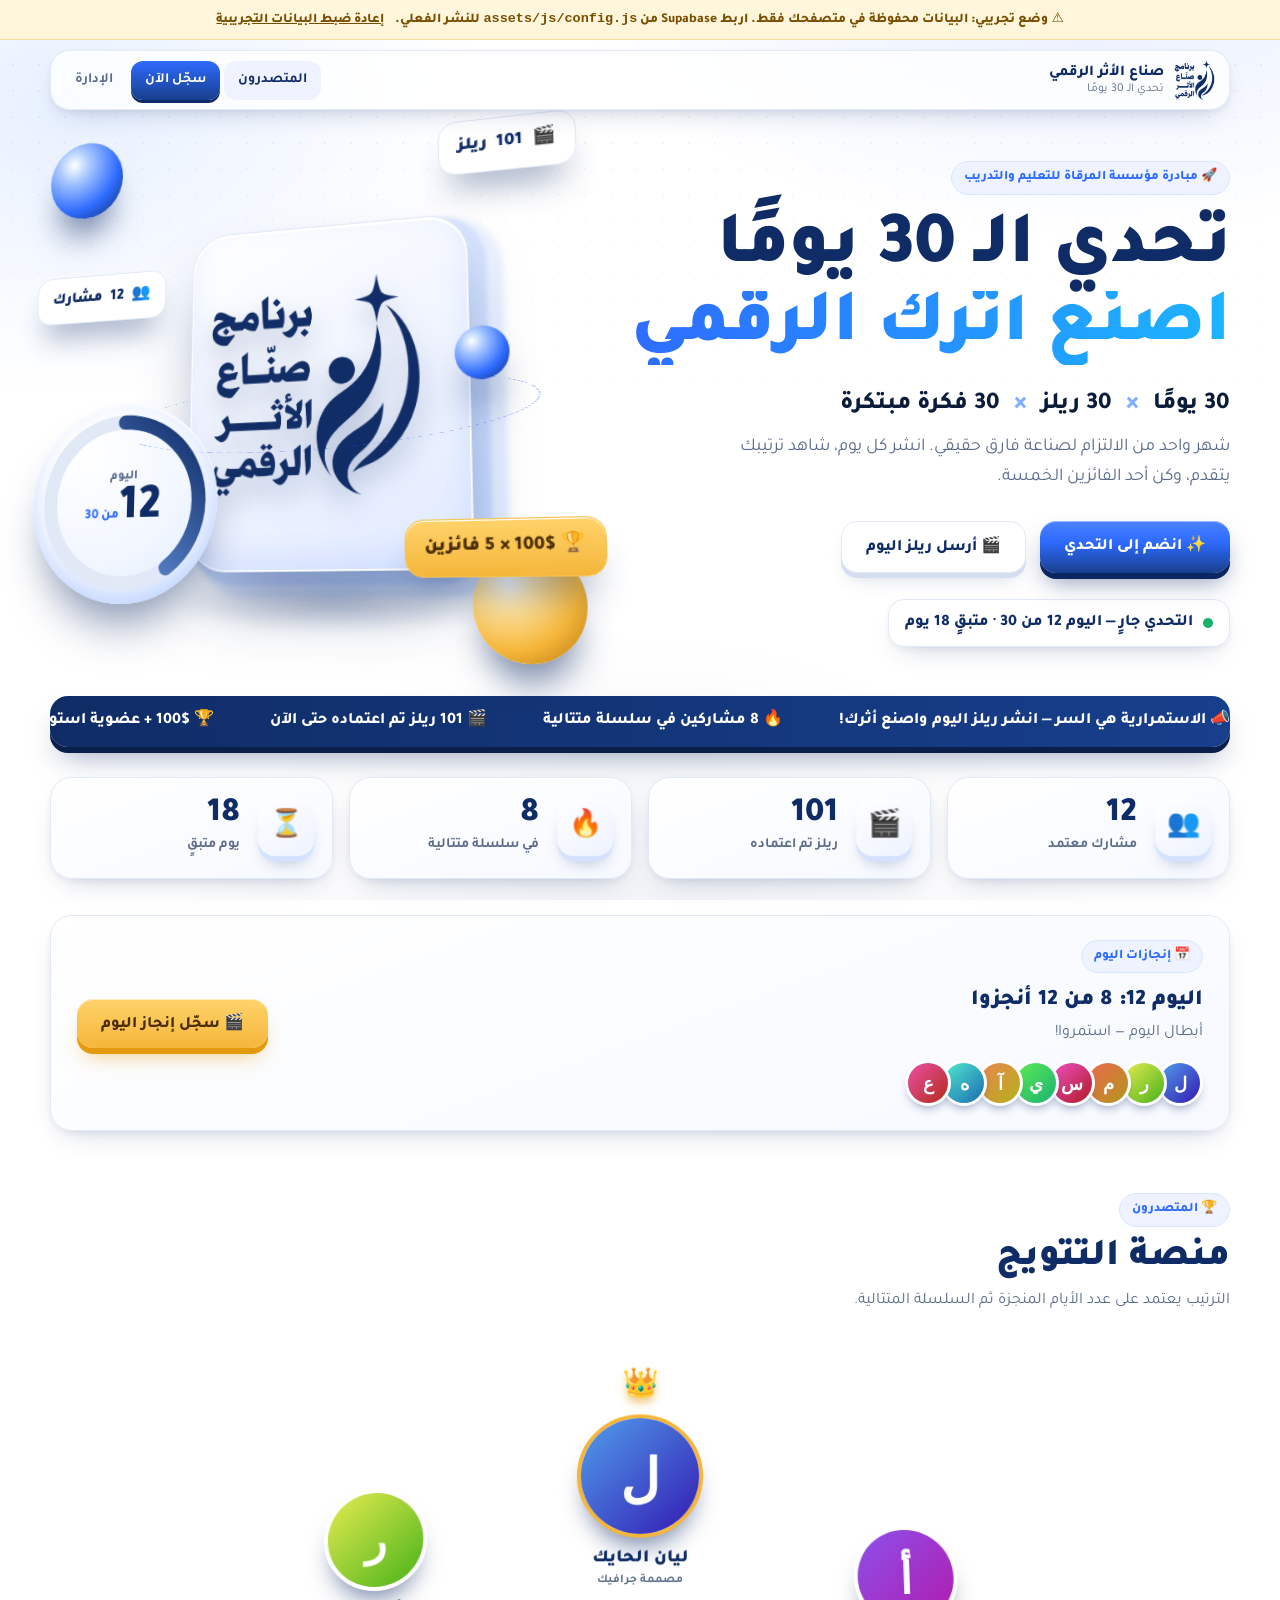
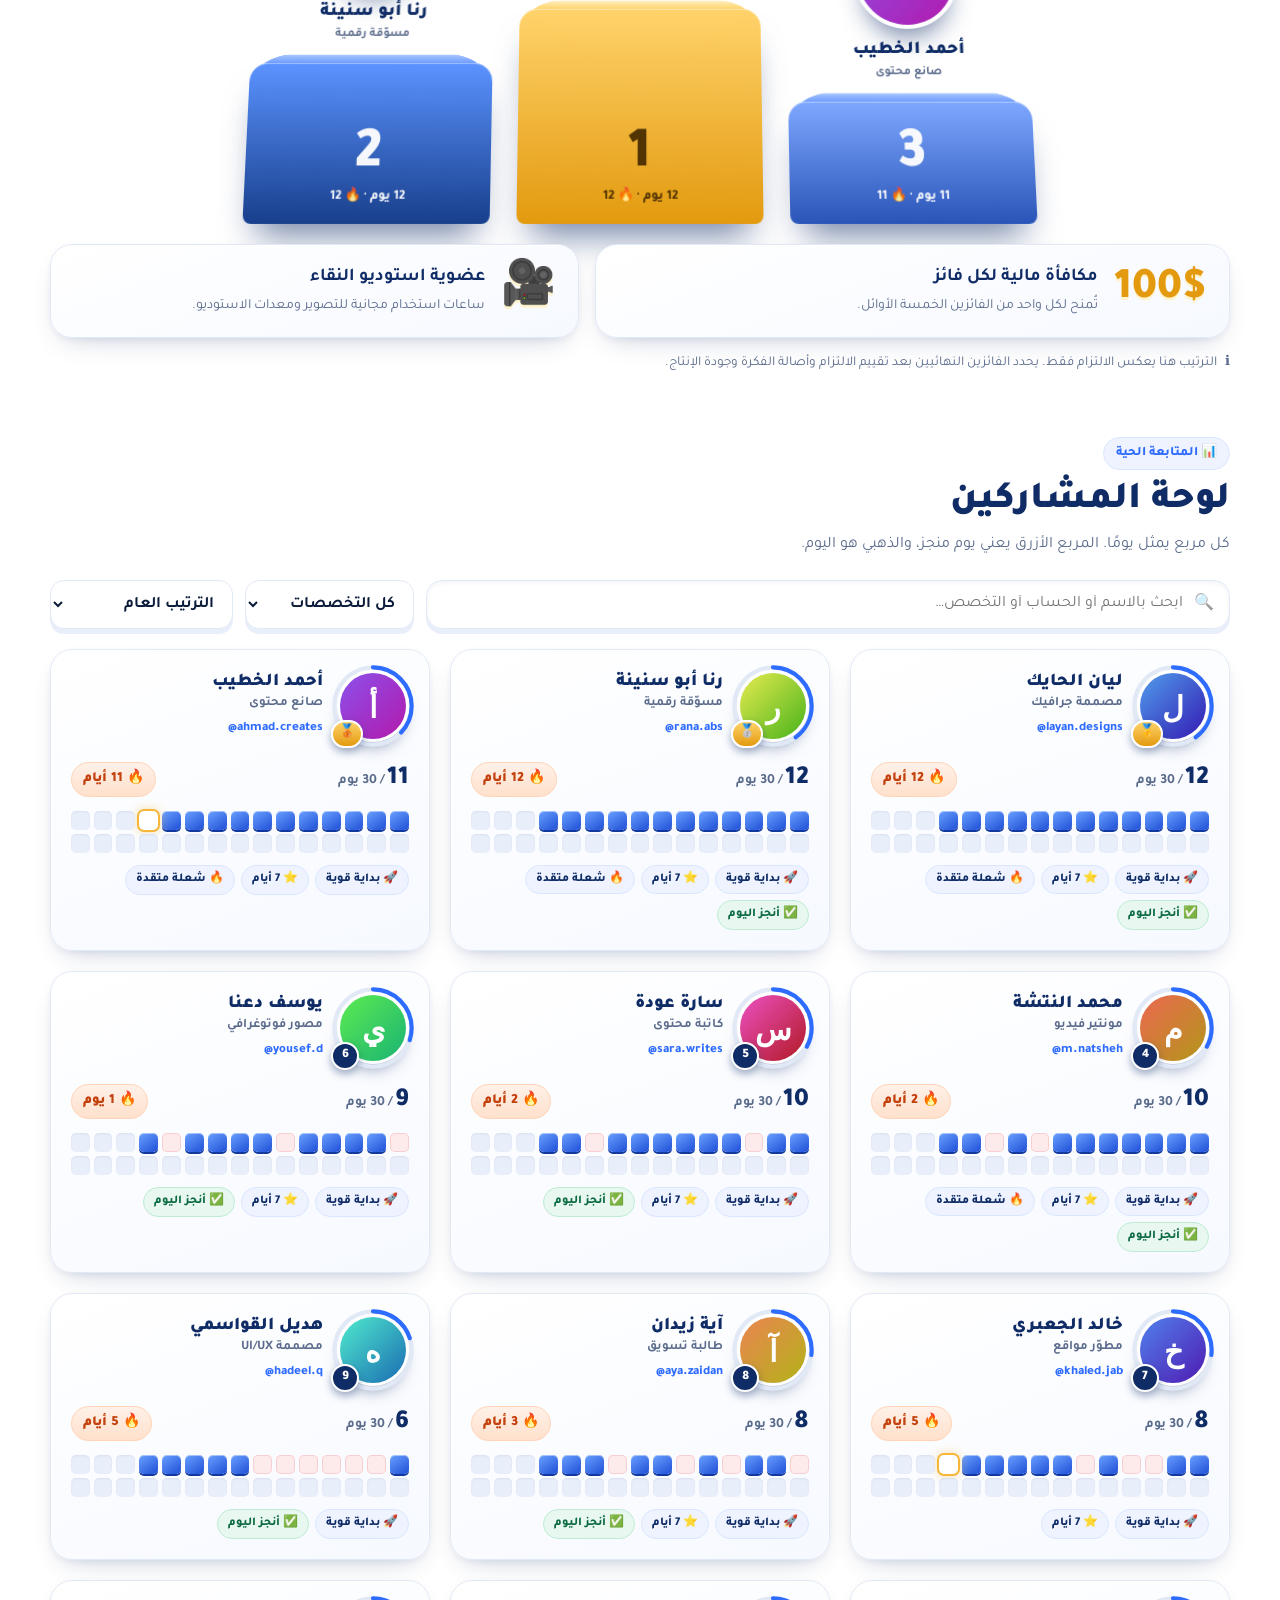
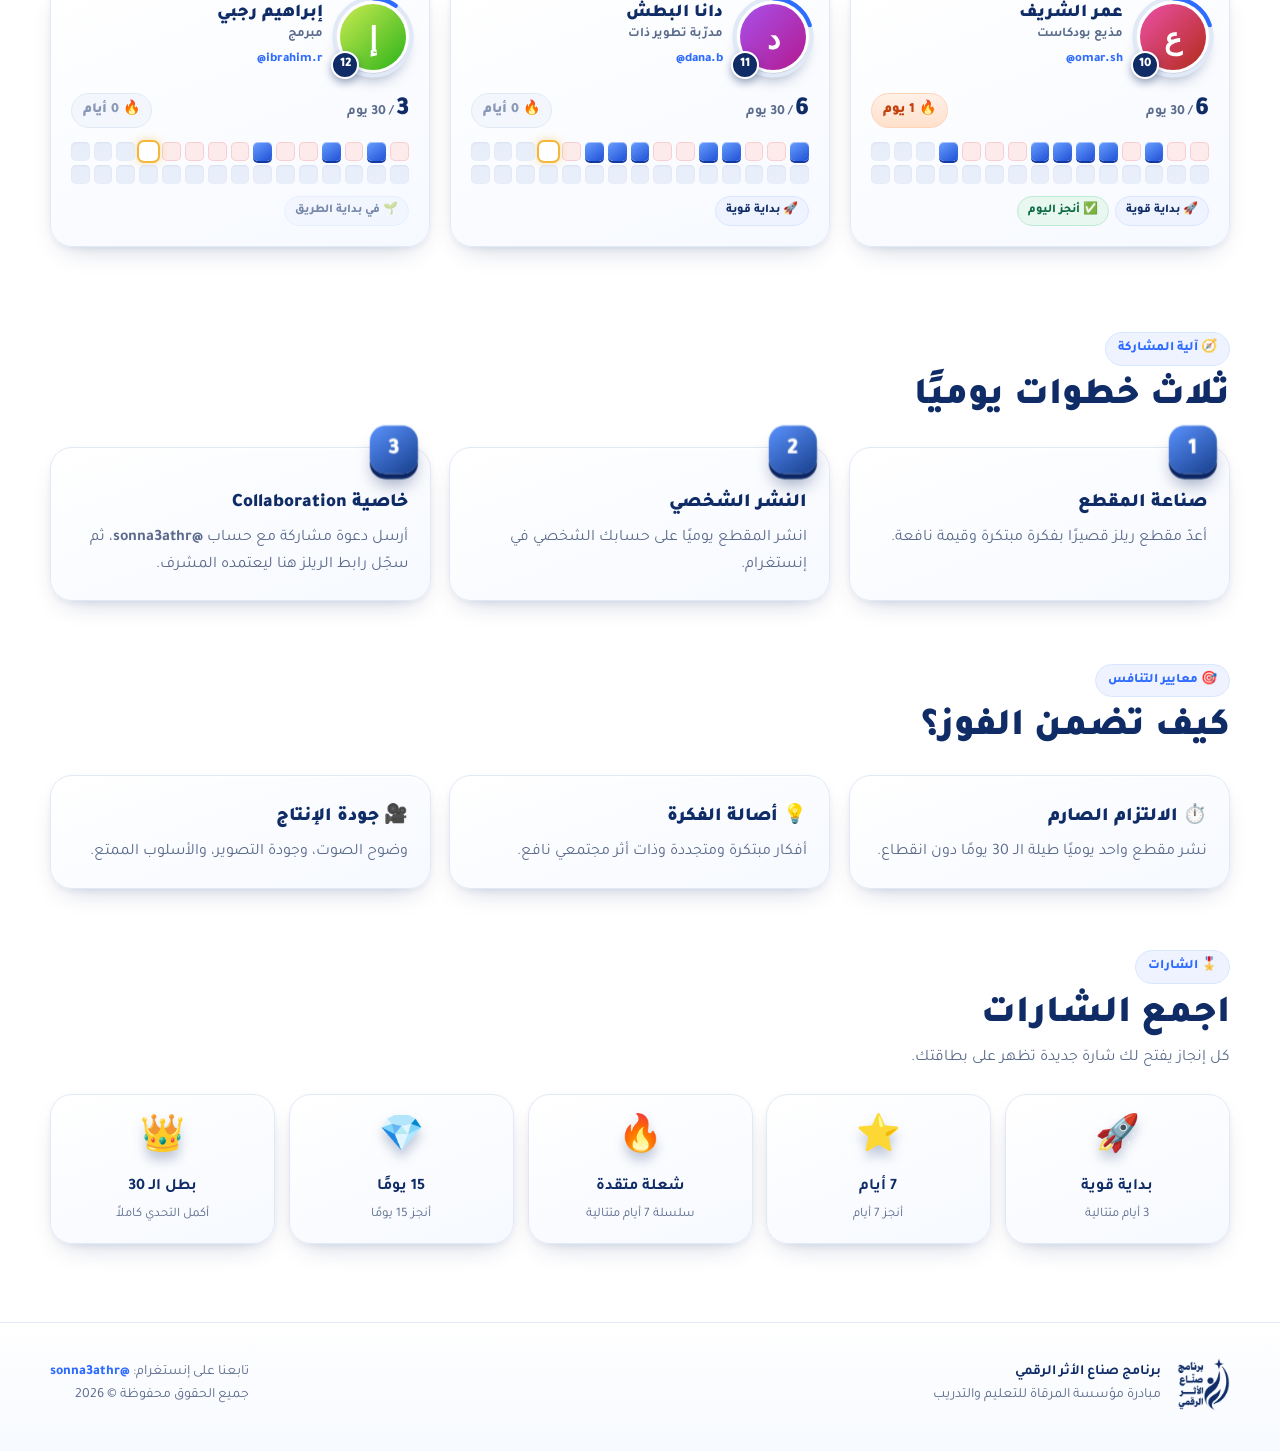
<file: index.html>
<!doctype html>
<html lang="ar" dir="rtl">
<head>
<meta charset="utf-8">
<meta name="viewport" content="width=device-width,initial-scale=1,viewport-fit=cover">
<title>تحدي الـ 30 يومًا | صناع الأثر الرقمي</title>
<meta name="description" content="لوحة متابعة تحدي الـ 30 يومًا — 30 يومًا × 30 فيديو ريلز × 30 فكرة مبتكرة بأثر حقيقي. مبادرة مؤسسة المرقاة للتعليم والتدريب.">
<meta name="theme-color" content="#0F2C66">
<link rel="icon" type="image/png" href="assets/logo-navy.png">
<link rel="preconnect" href="https://fonts.googleapis.com"><link rel="preconnect" href="https://fonts.gstatic.com" crossorigin>
<link href="https://fonts.googleapis.com/css2?family=Tajawal:wght@400;500;700;800;900&display=swap" rel="stylesheet">
<link rel="stylesheet" href="assets/css/style.css">
</head>
<body>
<div id="nav"></div>

<main class="wrap">
  <!-- ======================= الهيرو ======================= -->
  <section class="hero">
    <div class="hero-txt">
      <span class="eyebrow">🚀 مبادرة مؤسسة المرقاة للتعليم والتدريب</span>
      <h1>تحدي الـ 30 يومًا<br><em>اصنع أثرك الرقمي</em></h1>
      <div class="formula"><span>30 يومًا</span><i>×</i><span>30 ريلز</span><i>×</i><span>30 فكرة مبتكرة</span></div>
      <p class="lead">شهر واحد من الالتزام لصناعة فارق حقيقي. انشر كل يوم، شاهد ترتيبك يتقدم، وكن أحد الفائزين الخمسة.</p>
      <div class="hero-cta">
        <a class="btn primary" href="register.html">✨ انضم إلى التحدي</a>
        <button class="btn ghost" id="openSubmit" type="button">🎬 أرسل ريلز اليوم</button>
      </div>
      <div class="status-pill" id="statusPill"><span class="dot"></span><span>جارٍ التحميل…</span></div>
    </div>

    <div class="scene" aria-hidden="true">
      <div class="stage" id="stage">
        <div class="floor"></div>
        <div class="ring3d"></div>
        <div class="plate"><div class="logo"><img src="assets/logo-navy.png" alt=""></div></div>
        <div class="orb o1"></div><div class="orb o2"></div><div class="orb o3"></div>
        <div class="chip3d a">🎬 <span id="chipReels">0</span> ريلز</div>
        <div class="chip3d b">👥 <span id="chipPeople">0</span> مشارك</div>
        <div class="chip3d c">🏆 100$ × 5 فائزين</div>
        <div class="disc">
          <svg viewBox="0 0 100 100"><circle cx="50" cy="50" r="44" fill="none" stroke="#E2E9F6" stroke-width="8"/><circle id="ringArc" cx="50" cy="50" r="44" fill="none" stroke="url(#rg)" stroke-width="8" stroke-linecap="round" stroke-dasharray="276.46" stroke-dashoffset="276.46" style="transition:stroke-dashoffset 1.4s cubic-bezier(.2,.8,.2,1)"/>
            <defs><linearGradient id="rg" x1="0" y1="0" x2="1" y2="1"><stop offset="0" stop-color="#7FB0FF"/><stop offset="1" stop-color="#0F2C66"/></linearGradient></defs></svg>
          <div class="t"><small id="discLbl">اليوم</small><b id="discNum">–</b><span id="discSub"></span></div>
        </div>
      </div>
    </div>
  </section>

  <div class="ticker" aria-live="off"><div class="ticker-in" id="ticker"></div></div>

  <!-- ======================= الإحصاءات ======================= -->
  <section class="stats" id="stats">
    <div class="card3d stat" data-tilt="6"><div class="ico">👥</div><div><b data-k="people">0</b><span>مشارك معتمد</span></div></div>
    <div class="card3d stat" data-tilt="6"><div class="ico">🎬</div><div><b data-k="reels">0</b><span>ريلز تم اعتماده</span></div></div>
    <div class="card3d stat" data-tilt="6"><div class="ico">🔥</div><div><b data-k="streaks">0</b><span>في سلسلة متتالية</span></div></div>
    <div class="card3d stat" data-tilt="6"><div class="ico">⏳</div><div><b data-k="left">0</b><span>يوم متبقٍ</span></div></div>
  </section>

  <!-- ======================= اليوم ======================= -->
  <section class="sec" style="padding-top:36px">
    <div class="card3d today-card" data-tilt="3">
      <div style="flex:1 1 320px">
        <span class="eyebrow">📅 إنجازات اليوم</span>
        <h3 id="todayTitle">من نشر اليوم؟</h3>
        <p id="todaySub">—</p>
        <div class="avatar-stack" id="todayStack"></div>
      </div>
      <button class="btn gold" id="openSubmit2" type="button">🎬 سجّل إنجاز اليوم</button>
    </div>
  </section>

  <!-- ======================= منصة التتويج ======================= -->
  <section class="sec" id="top">
    <div class="sec-h"><div><span class="eyebrow">🏆 المتصدرون</span><h2>منصة التتويج</h2><p>الترتيب يعتمد على عدد الأيام المنجزة ثم السلسلة المتتالية.</p></div></div>
    <div class="podium-wrap"><div class="podium" id="podium"></div></div>
    <div class="prize-strip">
      <div class="card3d prize-box" data-tilt="4"><div class="big" id="prizeCash">100$</div><div><b>مكافأة مالية لكل فائز</b><span>تُمنح لكل واحد من الفائزين الخمسة الأوائل.</span></div></div>
      <div class="card3d prize-box" data-tilt="4"><div class="big">🎥</div><div><b>عضوية استوديو النقاء</b><span>ساعات استخدام مجانية للتصوير ومعدات الاستوديو.</span></div></div>
    </div>
    <p class="note"><span>ℹ️</span><span>الترتيب هنا يعكس الالتزام فقط. يحدد الفائزين النهائيين بعد تقييم الالتزام وأصالة الفكرة وجودة الإنتاج.</span></p>
  </section>

  <!-- ======================= لوحة الترتيب ======================= -->
  <section class="sec" id="board">
    <div class="sec-h"><div><span class="eyebrow">📊 المتابعة الحية</span><h2>لوحة المشاركين</h2><p>كل مربع يمثل يومًا. المربع الأزرق يعني يوم منجز، والذهبي هو اليوم.</p></div></div>
    <div class="toolbar">
      <label class="search"><span class="sr">بحث</span><input id="q" type="search" placeholder="ابحث بالاسم أو الحساب أو التخصص…" autocomplete="off"><i>🔍</i></label>
      <select class="select" id="jobF" aria-label="التخصص"><option value="">كل التخصصات</option></select>
      <select class="select" id="sortF" aria-label="الترتيب">
        <option value="rank">الترتيب العام</option><option value="streak">الأطول سلسلة 🔥</option><option value="today">أنجزوا اليوم</option><option value="new">الأحدث انضمامًا</option>
      </select>
    </div>
    <div class="grid" id="grid"></div>
    <div class="more-row"><button class="btn ghost" id="moreBtn" type="button" hidden>عرض المزيد</button></div>
  </section>

  <!-- ======================= كيف تشارك ======================= -->
  <section class="sec" id="how">
    <div class="sec-h"><div><span class="eyebrow">🧭 آلية المشاركة</span><h2>ثلاث خطوات يوميًا</h2></div></div>
    <div class="cols3" style="margin-top:26px">
      <div class="card3d step" data-tilt="7"><div class="num">1</div><h3>صناعة المقطع</h3><p>أعدّ مقطع ريلز قصيرًا بفكرة مبتكرة وقيمة نافعة.</p></div>
      <div class="card3d step" data-tilt="7"><div class="num">2</div><h3>النشر الشخصي</h3><p>انشر المقطع يوميًا على حسابك الشخصي في إنستغرام.</p></div>
      <div class="card3d step" data-tilt="7"><div class="num">3</div><h3>خاصية Collaboration</h3><p>أرسل دعوة مشاركة مع حساب <b>@sonna3athr</b>، ثم سجّل رابط الريلز هنا ليعتمده المشرف.</p></div>
    </div>
  </section>

  <section class="sec">
    <div class="sec-h"><div><span class="eyebrow">🎯 معايير التنافس</span><h2>كيف تضمن الفوز؟</h2></div></div>
    <div class="cols3">
      <div class="card3d step" data-tilt="7"><h3 style="margin-top:0">⏱️ الالتزام الصارم</h3><p>نشر مقطع واحد يوميًا طيلة الـ 30 يومًا دون انقطاع.</p></div>
      <div class="card3d step" data-tilt="7"><h3 style="margin-top:0">💡 أصالة الفكرة</h3><p>أفكار مبتكرة ومتجددة وذات أثر مجتمعي نافع.</p></div>
      <div class="card3d step" data-tilt="7"><h3 style="margin-top:0">🎥 جودة الإنتاج</h3><p>وضوح الصوت، وجودة التصوير، والأسلوب الممتع.</p></div>
    </div>
  </section>

  <section class="sec">
    <div class="sec-h"><div><span class="eyebrow">🎖️ الشارات</span><h2>اجمع الشارات</h2><p>كل إنجاز يفتح لك شارة جديدة تظهر على بطاقتك.</p></div></div>
    <div class="badge-legend" id="legend"></div>
  </section>
</main>

<div id="foot"></div>

<!-- ======================= نافذة المشارك ======================= -->
<div class="modal" id="pModal" role="dialog" aria-modal="true" aria-label="تفاصيل المشارك"><div class="dialog" id="pBody"></div></div>

<!-- ======================= نافذة إرسال ريلز ======================= -->
<div class="modal" id="sModal" role="dialog" aria-modal="true" aria-label="إرسال ريلز">
  <div class="dialog">
    <button class="x" data-close type="button" aria-label="إغلاق">✕</button>
    <h3>🎬 سجّل إنجاز اليوم</h3>
    <p class="sub">الصق رابط الريلز الذي نشرته، وسيعتمده المشرف خلال وقت قصير.</p>
    <form id="sForm" novalidate>
      <div id="sMsg"></div>
      <div class="field"><label for="sWho">أنت من؟</label><select class="select" id="sWho" required></select></div>
      <div class="field"><label for="sDay">اليوم</label><select class="select" id="sDay"></select></div>
      <div class="field"><label for="sUrl">رابط الريلز</label><input class="input input-ltr" id="sUrl" inputmode="url" placeholder="https://www.instagram.com/reel/..." required><div class="hint">انسخ الرابط من إنستغرام: ⋯ ← نسخ الرابط.</div></div>
      <button class="btn primary" style="width:100%" id="sBtn" type="submit">إرسال للاعتماد</button>
    </form>
  </div>
</div>

<script src="assets/js/config.js"></script>
<script src="assets/js/api.js"></script>
<script src="assets/js/common.js"></script>
<script src="assets/js/student.js"></script>
</body>
</html>
</file>
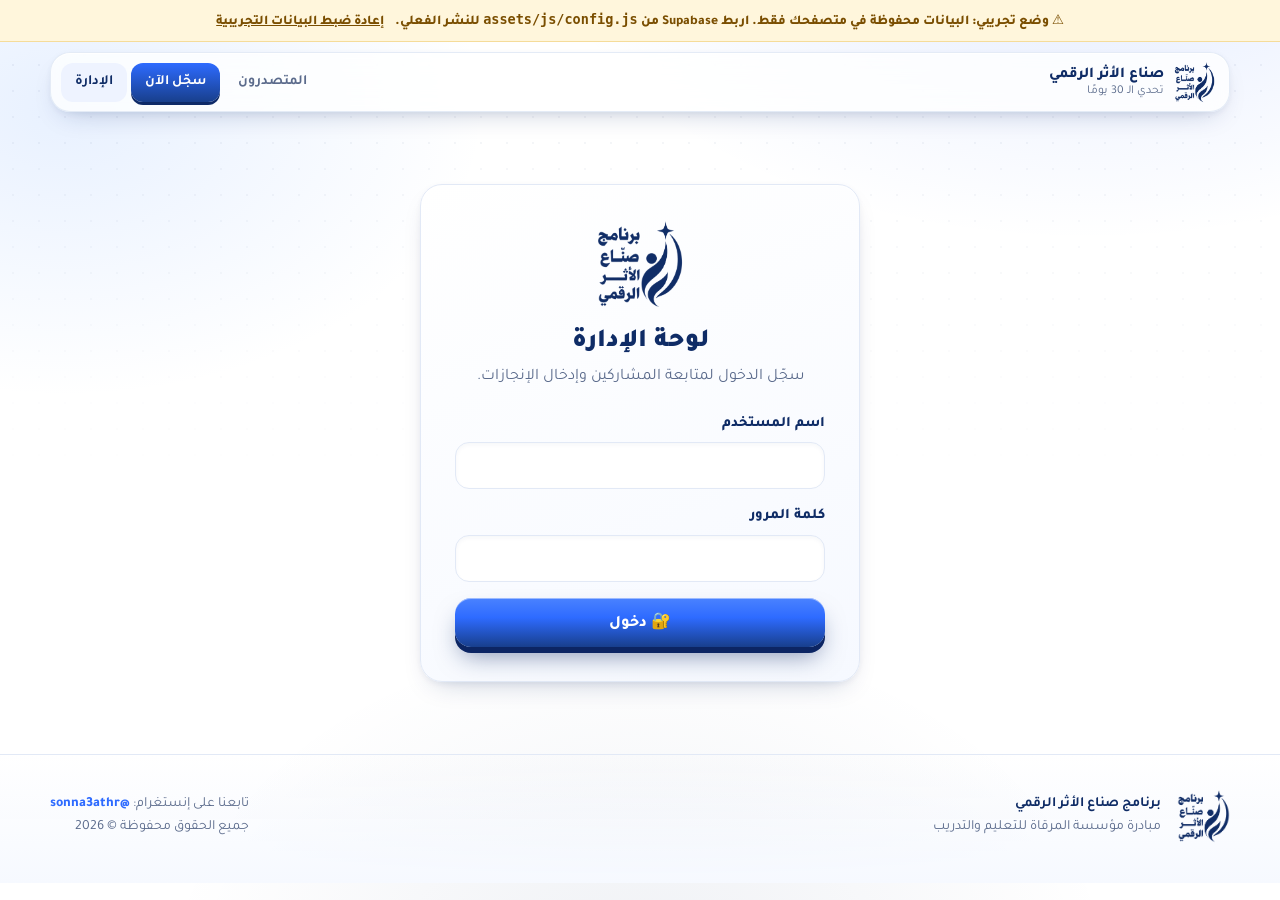
<file: admin.html>
<!doctype html>
<html lang="ar" dir="rtl">
<head>
<meta charset="utf-8">
<meta name="viewport" content="width=device-width,initial-scale=1,viewport-fit=cover">
<meta name="robots" content="noindex,nofollow">
<title>لوحة الإدارة | صناع الأثر الرقمي</title>
<meta name="theme-color" content="#0F2C66">
<link rel="icon" type="image/png" href="assets/logo-navy.png">
<link rel="preconnect" href="https://fonts.googleapis.com"><link rel="preconnect" href="https://fonts.gstatic.com" crossorigin>
<link href="https://fonts.googleapis.com/css2?family=Tajawal:wght@400;500;700;800;900&display=swap" rel="stylesheet">
<link rel="stylesheet" href="assets/css/style.css">
</head>
<body>
<div id="nav"></div>

<!-- ============ تسجيل الدخول ============ -->
<section class="card3d login-box" id="login" hidden>
  <div class="brand-big"><img src="assets/logo-navy.png" alt=""></div>
  <h1>لوحة الإدارة</h1>
  <p class="sub">سجّل الدخول لمتابعة المشاركين وإدخال الإنجازات.</p>
  <form id="lf" novalidate>
    <div id="lmsg"></div>
    <div class="field"><label for="lu">اسم المستخدم</label><input class="input input-ltr" id="lu" autocomplete="username" autocapitalize="none" required></div>
    <div class="field"><label for="lp">كلمة المرور</label><input class="input input-ltr" id="lp" type="password" autocomplete="current-password" required></div>
    <button class="btn primary" style="width:100%" id="lb" type="submit">🔐 دخول</button>
  </form>
</section>

<!-- ============ التطبيق ============ -->
<main class="wrap" id="app" hidden>
  <div class="adm-top">
    <div><h1>لوحة الإدارة</h1><p style="color:var(--muted)" id="dayLine"></p></div>
    <div style="display:flex;gap:10px;flex-wrap:wrap">
      <button class="btn ghost sm" id="refresh" type="button">🔄 تحديث</button>
      <button class="btn ghost sm" id="logout" type="button">خروج</button>
    </div>
  </div>

  <div class="kpis" id="kpis"></div>

  <div class="tabs" role="tablist">
    <button class="tab on" data-t="track" type="button">📝 المتابعة اليومية</button>
    <button class="tab" data-t="pend" type="button">⏳ بانتظار الاعتماد <span class="cnt" id="cPend" hidden>0</span></button>
    <button class="tab" data-t="people" type="button">👥 المشاركون <span class="cnt" id="cReg" hidden>0</span></button>
    <button class="tab" data-t="set" type="button">⚙️ الإعدادات</button>
  </div>

  <!-- المتابعة -->
  <section class="panel on" id="p-track">
    <div class="row-between">
      <div style="display:flex;gap:8px;flex-wrap:wrap;align-items:center">
        <button class="btn sm primary" id="vDay" type="button">عرض اليوم (سريع)</button>
        <button class="btn sm ghost" id="vGrid" type="button">الجدول الكامل</button>
      </div>
      <div id="dayCtl" style="display:flex;gap:8px;align-items:center;flex-wrap:wrap">
        <label for="daySel" style="font-weight:800;color:var(--navy)">اليوم:</label>
        <select class="select" id="daySel" style="width:auto;min-width:130px"></select>
        <button class="btn sm gold" id="allDay" type="button">✔ تحديد الكل لهذا اليوم</button>
      </div>
    </div>
    <div id="trackBody"></div>
    <p class="note" id="gridHint" hidden><span>💡</span><span>اضغط على الخانة لتبديل الإنجاز. اضغط على رقم اليوم لتحديد الجميع. انقر بالزر الأيمن (أو اضغط مطولاً) لإضافة رابط الريلز.</span></p>
  </section>

  <!-- بانتظار الاعتماد -->
  <section class="panel" id="p-pend">
    <div class="row-between"><h2 class="sec-title" style="margin:0">روابط الريلز المرسلة من المشاركين</h2><button class="btn sm primary" id="apprAll" type="button">اعتماد الكل</button></div>
    <div class="list" id="pendList"></div>
  </section>

  <!-- المشاركون -->
  <section class="panel" id="p-people">
    <div class="row-between"><h2 class="sec-title" style="margin:0">طلبات التسجيل</h2><button class="btn sm primary" id="addP" type="button">➕ إضافة مشارك</button></div>
    <div class="list" id="regList" style="margin-bottom:28px"></div>
    <h2 class="sec-title">المشاركون المعتمدون</h2>
    <div class="list" id="apprList"></div>
    <h2 class="sec-title" style="margin-top:28px" id="rejT" hidden>المرفوضون</h2>
    <div class="list" id="rejList"></div>
  </section>

  <!-- الإعدادات -->
  <section class="panel" id="p-set">
    <form class="card3d" style="padding:26px" id="setForm">
      <h2 class="sec-title">إعدادات التحدي</h2>
      <div class="form-grid">
        <div class="field"><label for="sT">عنوان التحدي</label><input class="input" id="sT" maxlength="80"></div>
        <div class="field"><label for="sS">تاريخ البداية</label><input class="input input-ltr" id="sS" type="date" required></div>
        <div class="field"><label for="sN">عدد الأيام</label><input class="input input-ltr" id="sN" type="number" min="1" max="120" required></div>
        <div class="field"><label for="sPc">مبلغ الجائزة</label><input class="input" id="sPc" maxlength="20"></div>
        <div class="field"><label for="sPn">عدد الفائزين</label><input class="input input-ltr" id="sPn" type="number" min="1" max="50"></div>
        <div class="field" style="grid-column:1/-1"><label for="sA">رسالة تحفيزية (تظهر في الشريط المتحرك)</label><input class="input" id="sA" maxlength="160"></div>
      </div>
      <div class="form-grid" style="margin-bottom:18px">
        <label class="switch">التسجيل مفتوح <input type="checkbox" id="sReg" style="width:22px;height:22px"></label>
        <label class="switch">إرسال الروابط مفتوح <input type="checkbox" id="sSub" style="width:22px;height:22px"></label>
      </div>
      <div style="display:flex;gap:10px;flex-wrap:wrap"><button class="btn primary" type="submit">💾 حفظ الإعدادات</button><button class="btn ghost" id="csv" type="button">⬇️ تصدير النتائج CSV</button></div>
    </form>
  </section>
</main>
<div id="foot"></div>

<!-- نافذة إضافة/تعديل مشارك -->
<div class="modal" id="eModal" role="dialog" aria-modal="true">
  <div class="dialog">
    <button class="x" data-close type="button" aria-label="إغلاق">✕</button>
    <h3 id="eTitle">إضافة مشارك</h3><p class="sub">البيانات تظهر مباشرة في لوحة الطلبة.</p>
    <form id="eForm" novalidate>
      <div id="eMsg"></div>
      <div class="field"><label>الصورة</label>
        <label class="photo-pick" for="ePhoto"><span class="pv" id="ePv">📷</span><span><b>اختر صورة</b><span>اختياري عند التعديل</span></span></label>
        <input id="ePhoto" type="file" accept="image/*" class="sr"></div>
      <div class="field"><label for="eName">الاسم</label><input class="input" id="eName" maxlength="80" required></div>
      <div class="field"><label for="eIg">حساب إنستغرام</label><div class="ig-in"><span>@</span><input class="input" id="eIg" maxlength="80" required></div></div>
      <div class="field"><label for="eJob">التخصص الوظيفي</label><input class="input" id="eJob" maxlength="80" required></div>
      <button class="btn primary" style="width:100%" type="submit" id="eBtn">حفظ</button>
    </form>
  </div>
</div>

<script src="assets/js/config.js"></script>
<script src="assets/js/api.js"></script>
<script src="assets/js/common.js"></script>
<script src="assets/js/admin.js"></script>
</body>
</html>
</file>
<file: register.html>
<!doctype html>
<html lang="ar" dir="rtl">
<head>
<meta charset="utf-8">
<meta name="viewport" content="width=device-width,initial-scale=1,viewport-fit=cover">
<title>التسجيل في التحدي | صناع الأثر الرقمي</title>
<meta name="theme-color" content="#0F2C66">
<link rel="icon" type="image/png" href="assets/logo-navy.png">
<link rel="preconnect" href="https://fonts.googleapis.com"><link rel="preconnect" href="https://fonts.gstatic.com" crossorigin>
<link href="https://fonts.googleapis.com/css2?family=Tajawal:wght@400;500;700;800;900&display=swap" rel="stylesheet">
<link rel="stylesheet" href="assets/css/style.css">
</head>
<body>
<div id="nav"></div>
<main class="wrap">
  <div class="reg">
    <section class="card3d reg-form" id="formCard">
      <span class="eyebrow">✨ انضم إلى الأبطال</span>
      <h1 style="font-size:clamp(28px,4vw,38px);color:var(--navy);font-weight:900;line-height:1.2;margin-bottom:6px">سجّل في تحدي الـ 30 يومًا</h1>
      <p style="color:var(--muted);margin-bottom:22px">أدخل بياناتك مرة واحدة. بعد مراجعة الإدارة سيظهر اسمك في لوحة المتصدرين.</p>
      <div id="closed" class="alert err" hidden>التسجيل مغلق حاليًا.</div>
      <form id="form" novalidate autocomplete="on">
        <div id="msg"></div>
        <div class="field">
          <label>صورتك الشخصية</label>
          <label class="photo-pick" for="photo">
            <span class="pv" id="pv">📷</span>
            <span><b>اضغط لاختيار صورة</b><span>تُقصّ تلقائيًا بشكل مربع وتُضغط قبل الرفع.</span></span>
          </label>
          <input id="photo" type="file" accept="image/*" class="sr">
          <div class="err" id="eph"></div>
        </div>
        <div class="field"><label for="name">الاسم الكامل</label><input class="input" id="name" maxlength="80" placeholder="مثال: ليان الحايك" autocomplete="name" required><div class="err" id="enm"></div></div>
        <div class="field"><label for="ig">حساب إنستغرام</label><div class="ig-in"><span>@</span><input class="input" id="ig" maxlength="80" placeholder="username أو رابط الحساب" autocapitalize="none" autocorrect="off" spellcheck="false" required></div><div class="hint">الحساب الذي ستنشر عليه الريلز يوميًا.</div><div class="err" id="eig"></div></div>
        <div class="field"><label for="job">التخصص الوظيفي</label><input class="input" id="job" maxlength="80" list="jobs" placeholder="مثال: مصمم جرافيك" required><datalist id="jobs"><option>مصمم جرافيك</option><option>صانع محتوى</option><option>مونتير فيديو</option><option>مصور</option><option>مسوّق رقمي</option><option>كاتب محتوى</option><option>مطوّر</option><option>مدرّب</option><option>طالب</option></datalist><div class="err" id="ejb"></div></div>
        <input id="hp" tabindex="-1" autocomplete="off" style="position:absolute;left:-9999px;opacity:0" aria-hidden="true">
        <button class="btn primary" style="width:100%;margin-top:6px" id="btn" type="submit">🚀 أرسل طلب التسجيل</button>
      </form>
    </section>

    <aside id="side">
      <div class="card3d preview-card" data-tilt="6">
        <span class="eyebrow">👀 معاينة بطاقتك</span>
        <div class="pav"><svg viewBox="0 0 100 100" style="position:absolute;inset:-6px;width:calc(100% + 12px);height:calc(100% + 12px);transform:rotate(-90deg)"><circle cx="50" cy="50" r="46" fill="none" stroke="#E2E9F6" stroke-width="5"/></svg><img id="pvImg" src="assets/logo-navy.png" alt="" style="object-fit:contain;padding:14px"></div>
        <h3 id="pvName">اسمك هنا</h3>
        <div class="jb" id="pvJob">تخصصك الوظيفي</div>
        <div class="ig" id="pvIg">@username</div><br>
        <span class="tag">0 / 30 يوم · بانتظار الانطلاق</span>
        <div class="reg-points">
          <div>✅ <span>بعد الموافقة تظهر بطاقتك أمام جميع المشاركين.</span></div>
          <div>🎬 <span>تسجّل رابط ريلز كل يوم من الصفحة الرئيسية.</span></div>
          <div>🔥 <span>حافظ على السلسلة لتحصد الشارات وتتصدر الترتيب.</span></div>
        </div>
      </div>
    </aside>
  </div>
</main>
<div id="foot"></div>

<script src="assets/js/config.js"></script>
<script src="assets/js/api.js"></script>
<script src="assets/js/common.js"></script>
<script src="assets/js/register.js"></script>
</body>
</html>
</file>
<file: assets/css/style.css>
/* =====================================================================
   تحدي الـ 30 يومًا | صناع الأثر الرقمي — نظام التصميم
   خلفية بيضاء + عناصر ثلاثية الأبعاد (CSS 3D) + RTL
   ===================================================================== */
:root{
  --navy:#0F2C66; --navy-2:#183F8C; --blue:#2E6BFF; --sky:#7FB0FF; --ice:#EEF3FF; --ice-2:#F6F9FF;
  --ink:#0B1B3A; --muted:#5B6B8C; --line:#E2E9F6;
  --gold:#F5B63A; --gold-2:#E39A0F; --flame:#FF6B2C; --green:#17B26A; --red:#E5484D;
  --r:22px; --r-sm:14px;
  --sh-1:0 1px 0 #fff inset, 0 2px 6px rgba(15,44,102,.06), 0 12px 28px -14px rgba(15,44,102,.28);
  --sh-2:0 1px 0 #fff inset, 0 4px 10px rgba(15,44,102,.08), 0 28px 50px -22px rgba(15,44,102,.42);
  --font:'Tajawal','Cairo','Segoe UI',Tahoma,system-ui,sans-serif;
}
*{box-sizing:border-box;margin:0;padding:0}
html{scroll-behavior:smooth;-webkit-text-size-adjust:100%}
body{font-family:var(--font);background:#fff;color:var(--ink);direction:rtl;line-height:1.65;font-size:16px;overflow-x:hidden;min-height:100vh}
body::before{content:"";position:fixed;inset:0;z-index:-2;pointer-events:none;
  background:
    radial-gradient(900px 520px at 85% -8%,rgba(46,107,255,.13),transparent 60%),
    radial-gradient(700px 480px at 5% 12%,rgba(127,176,255,.18),transparent 60%),
    radial-gradient(800px 600px at 50% 110%,rgba(15,44,102,.07),transparent 60%),#fff}
body::after{content:"";position:fixed;inset:0;z-index:-1;pointer-events:none;opacity:.55;
  background-image:radial-gradient(rgba(15,44,102,.11) 1px,transparent 1.2px);background-size:26px 26px;
  -webkit-mask-image:linear-gradient(180deg,#000 0,transparent 55%);mask-image:linear-gradient(180deg,#000 0,transparent 55%)}
a{color:inherit;text-decoration:none}
button{font-family:inherit;cursor:pointer;border:0;background:none;color:inherit}
input,select,textarea{font-family:inherit;font-size:16px;color:inherit}
img{max-width:100%;display:block}
.wrap{width:min(1180px,100% - 32px);margin-inline:auto}
.sr{position:absolute;width:1px;height:1px;overflow:hidden;clip:rect(0 0 0 0)}
[hidden]{display:none!important}

/* ---------- الشريط العلوي ---------- */
.nav{position:sticky;top:10px;z-index:50;margin:10px auto 0;width:min(1180px,100% - 20px);
  display:flex;align-items:center;justify-content:space-between;gap:12px;padding:8px 14px 8px 10px;
  background:rgba(255,255,255,.78);backdrop-filter:blur(14px) saturate(160%);-webkit-backdrop-filter:blur(14px) saturate(160%);
  border:1px solid rgba(226,233,246,.9);border-radius:20px;box-shadow:var(--sh-1)}
.brand{display:flex;align-items:center;gap:10px;min-width:0}
.brand img{height:42px;width:auto}
.brand span{display:flex;flex-direction:column;line-height:1.2;min-width:0}
.brand b{font-size:15px;color:var(--navy);font-weight:800;white-space:nowrap}
.brand small{font-size:12px;color:var(--muted);white-space:nowrap}
.nav-links{display:flex;gap:4px;align-items:center}
.nav-links a{padding:8px 14px;border-radius:12px;font-weight:700;font-size:14px;color:var(--muted);transition:.2s}
.nav-links a:hover{background:var(--ice);color:var(--navy)}
.nav-links a.on{background:var(--ice);color:var(--navy)}
.nav-links a.cta{background:linear-gradient(180deg,var(--blue),var(--navy-2));color:#fff;box-shadow:0 3px 0 #0e2a68}
.nav-links a.cta:hover{filter:brightness(1.08)}
@media (max-width:640px){.brand small{display:none}.nav-links a{padding:8px 10px;font-size:13px}.nav-links a.hide-s{display:none}}

/* ---------- الأزرار ثلاثية الأبعاد ---------- */
.btn{display:inline-flex;align-items:center;justify-content:center;gap:8px;padding:13px 24px;border-radius:16px;font-weight:800;font-size:16px;
  transition:transform .12s,box-shadow .12s,filter .2s;user-select:none;white-space:nowrap;position:relative}
.btn.primary{color:#fff;background:linear-gradient(180deg,#4a82ff 0%,var(--blue) 40%,var(--navy-2) 100%);
  box-shadow:0 1px 0 rgba(255,255,255,.45) inset,0 6px 0 #0c2563,0 14px 24px -6px rgba(15,44,102,.5)}
.btn.primary:hover{filter:brightness(1.07)}
.btn.primary:active{transform:translateY(5px);box-shadow:0 1px 0 rgba(255,255,255,.45) inset,0 1px 0 #0c2563,0 4px 8px -2px rgba(15,44,102,.5)}
.btn.ghost{background:#fff;color:var(--navy);border:1.5px solid var(--line);box-shadow:0 5px 0 #d5def0,0 12px 20px -10px rgba(15,44,102,.25)}
.btn.ghost:hover{border-color:var(--sky)}
.btn.ghost:active{transform:translateY(4px);box-shadow:0 1px 0 #d5def0}
.btn.gold{color:#4a2e00;background:linear-gradient(180deg,#FFD36B,var(--gold));box-shadow:0 1px 0 rgba(255,255,255,.6) inset,0 6px 0 var(--gold-2),0 14px 22px -8px rgba(227,154,15,.55)}
.btn.gold:active{transform:translateY(5px);box-shadow:0 1px 0 var(--gold-2)}
.btn.danger{color:#fff;background:linear-gradient(180deg,#f06a6e,var(--red));box-shadow:0 5px 0 #a82c30}
.btn.sm{padding:8px 14px;font-size:14px;border-radius:12px}
.btn.sm.primary{box-shadow:0 1px 0 rgba(255,255,255,.45) inset,0 4px 0 #0c2563}
.btn.sm.ghost{box-shadow:0 3px 0 #d5def0}
.btn[disabled]{opacity:.55;pointer-events:none}

/* ---------- البطاقات ثلاثية الأبعاد ---------- */
.card3d{background:linear-gradient(160deg,#fff,var(--ice-2));border:1px solid var(--line);border-radius:var(--r);box-shadow:var(--sh-1);padding:22px;position:relative}
[data-tilt]{transform-style:preserve-3d;transform:perspective(900px) rotateX(var(--tx,0deg)) rotateY(var(--ty,0deg)) translateZ(0);transition:transform .25s cubic-bezier(.2,.8,.2,1),box-shadow .25s;will-change:transform}
[data-tilt].is-tilting{transition:transform .06s linear,box-shadow .25s}
[data-tilt]:hover{box-shadow:var(--sh-2)}
[data-tilt]::after{content:"";position:absolute;inset:0;border-radius:inherit;pointer-events:none;opacity:0;transition:opacity .25s;
  background:radial-gradient(260px circle at var(--gx,50%) var(--gy,0%),rgba(255,255,255,.75),transparent 60%)}
[data-tilt]:hover::after{opacity:1}

/* ---------- العناوين ---------- */
.sec{padding:54px 0 8px}
.sec-h{display:flex;align-items:end;justify-content:space-between;gap:16px;margin-bottom:22px;flex-wrap:wrap}
.eyebrow{display:inline-flex;align-items:center;gap:8px;font-size:13px;font-weight:800;color:var(--blue);background:var(--ice);border:1px solid #d9e6ff;padding:5px 12px;border-radius:99px;margin-bottom:10px}
.sec-h h2{font-size:clamp(26px,4vw,38px);line-height:1.2;color:var(--navy);font-weight:900}
.sec-h p{color:var(--muted);max-width:560px;margin-top:6px}

/* ---------- الهيرو ---------- */
.hero{display:grid;grid-template-columns:1.05fr .95fr;gap:20px;align-items:center;padding:34px 0 10px;min-height:560px}
.hero-txt .eyebrow{margin-bottom:16px}
.hero h1{font-size:clamp(38px,6.4vw,74px);line-height:1.06;font-weight:900;color:var(--navy);letter-spacing:-.5px}
.hero h1 em{font-style:normal;background:linear-gradient(100deg,var(--blue),#19c3ff 60%,var(--blue));-webkit-background-clip:text;background-clip:text;color:transparent;background-size:200% 100%;animation:shine 6s linear infinite}
@keyframes shine{to{background-position:-200% 0}}
.hero .formula{margin:18px 0 8px;font-size:clamp(18px,2.4vw,24px);font-weight:800;color:var(--ink);display:flex;gap:8px 14px;flex-wrap:wrap;align-items:center}
.hero .formula i{font-style:normal;color:var(--sky);font-weight:900}
.hero .lead{color:var(--muted);font-size:18px;max-width:520px}
.hero-cta{display:flex;gap:14px;flex-wrap:wrap;margin-top:28px}
.status-pill{display:inline-flex;align-items:center;gap:10px;margin-top:26px;padding:10px 16px;border-radius:16px;background:#fff;border:1px solid var(--line);box-shadow:var(--sh-1);font-weight:800;color:var(--navy)}
.status-pill .dot{width:10px;height:10px;border-radius:50%;background:var(--green);box-shadow:0 0 0 0 rgba(23,178,106,.6);animation:pulse 2s infinite}
@keyframes pulse{70%{box-shadow:0 0 0 12px rgba(23,178,106,0)}100%{box-shadow:0 0 0 0 rgba(23,178,106,0)}}

.scene{perspective:1200px;height:520px;position:relative;touch-action:pan-y}
.stage{position:absolute;inset:0;transform-style:preserve-3d;transform:rotateX(var(--rx,10deg)) rotateY(var(--ry,-16deg));transition:transform .25s cubic-bezier(.2,.8,.2,1)}
.stage.is-moving{transition:transform .05s linear}
.floor{position:absolute;left:50%;bottom:34px;width:340px;height:60px;margin-left:-170px;border-radius:50%;background:radial-gradient(closest-side,rgba(15,44,102,.28),transparent);filter:blur(6px);transform:translateZ(-30px)}
.plate{position:absolute;left:50%;top:50%;width:290px;height:350px;margin:-185px 0 0 -145px;border-radius:40px;transform-style:preserve-3d;
  background:linear-gradient(150deg,#fff 0%,#EEF3FF 60%,#dfe9ff 100%);border:1px solid #fff;
  box-shadow:0 0 0 1px var(--line),0 40px 70px -20px rgba(15,44,102,.5),inset 0 2px 0 #fff,inset 0 -10px 30px rgba(46,107,255,.1)}
.plate::before{content:"";position:absolute;inset:-14px;border-radius:50px;transform:translateZ(-40px);background:linear-gradient(150deg,#d4e2ff,#a9c6ff);opacity:.55;filter:blur(2px)}
.plate::after{content:"";position:absolute;inset:-26px;border-radius:58px;transform:translateZ(-80px);background:linear-gradient(150deg,#e6eeff,#c2d7ff);opacity:.5;filter:blur(3px)}
.plate .logo{position:absolute;inset:34px;display:grid;place-items:center;transform:translateZ(46px);animation:floaty 6s ease-in-out infinite}
.plate .logo img{width:100%;height:100%;object-fit:contain;filter:drop-shadow(0 14px 14px rgba(15,44,102,.28))}
.disc{position:absolute;left:4%;bottom:12%;width:186px;height:186px;border-radius:50%;transform:translateZ(120px);animation:floaty 5s ease-in-out -1.5s infinite;
  background:radial-gradient(circle at 30% 25%,#fff,#f1f6ff 55%,#dce8ff);box-shadow:0 30px 40px -14px rgba(15,44,102,.5),inset 0 -8px 18px rgba(46,107,255,.18),inset 0 3px 0 #fff;display:grid;place-items:center}
.disc svg{position:absolute;inset:8px;width:calc(100% - 16px);height:calc(100% - 16px);transform:rotate(-90deg)}
.disc .t{text-align:center;line-height:1.05}
.disc .t small{display:block;font-size:12px;font-weight:800;color:var(--muted)}
.disc .t b{font-size:46px;font-weight:900;color:var(--navy)}
.disc .t span{font-size:13px;font-weight:800;color:var(--blue)}
.chip3d{position:absolute;padding:10px 16px;border-radius:16px;font-weight:900;background:#fff;color:var(--navy);display:flex;gap:8px;align-items:center;
  box-shadow:0 22px 30px -12px rgba(15,44,102,.45),0 1px 0 #fff inset;border:1px solid var(--line);white-space:nowrap}
.chip3d.a{right:2%;top:8%;transform:translateZ(150px);animation:floaty 5.5s ease-in-out -.5s infinite}
.chip3d.b{left:0;top:26%;transform:translateZ(90px);animation:floaty 6.5s ease-in-out -2s infinite}
.chip3d.c{right:0;bottom:16%;transform:translateZ(130px);animation:floaty 7s ease-in-out -3s infinite;background:linear-gradient(180deg,#FFD36B,var(--gold));color:#4a2e00;border-color:#f5c24f}
.orb{position:absolute;border-radius:50%;background:radial-gradient(circle at 32% 28%,#fff 0,#a9c8ff 22%,#2e6bff 62%,#0f2c66 100%);box-shadow:0 26px 30px -10px rgba(15,44,102,.55)}
.orb.o1{width:74px;height:74px;left:10%;top:6%;transform:translateZ(170px);animation:floaty 6s ease-in-out infinite}
.orb.o2{width:44px;height:44px;right:12%;top:46%;transform:translateZ(200px);animation:floaty 5s ease-in-out -2s infinite}
.orb.o3{width:100px;height:100px;right:4%;bottom:2%;transform:translateZ(60px);animation:floaty 8s ease-in-out -4s infinite;background:radial-gradient(circle at 32% 28%,#fff 0,#ffe6a8 22%,#F5B63A 62%,#b5740a 100%)}
.ring3d{position:absolute;left:50%;top:50%;width:420px;height:420px;margin:-210px 0 0 -210px;border-radius:50%;border:2px dashed rgba(46,107,255,.35);transform:translateZ(-20px) rotateX(70deg);animation:spin 26s linear infinite}
@keyframes spin{to{transform:translateZ(-20px) rotateX(70deg) rotate(360deg)}}
@keyframes floaty{0%,100%{translate:0 0}50%{translate:0 -14px}}
@media (max-width:900px){
  .hero{grid-template-columns:1fr;min-height:0;padding-top:18px}
  .scene{height:430px;order:-1;margin-bottom:-10px}
  .stage{transform:scale(.82) rotateX(var(--rx,10deg)) rotateY(var(--ry,-16deg))}
}
@media (max-width:420px){.scene{height:380px}.stage{transform:scale(.7) rotateX(var(--rx,10deg)) rotateY(var(--ry,-16deg))}}

/* ---------- الإعلان المتحرك ---------- */
.ticker{margin-top:22px;overflow:hidden;border-radius:18px;background:linear-gradient(90deg,var(--navy),var(--navy-2));color:#fff;box-shadow:0 6px 0 #0a1f4a,0 18px 30px -12px rgba(15,44,102,.5)}
.ticker-in{display:flex;gap:56px;white-space:nowrap;padding:12px 0;width:max-content;animation:marq 38s linear infinite;font-weight:800}
.ticker:hover .ticker-in{animation-play-state:paused}
.ticker-in span{display:inline-flex;gap:10px;align-items:center}
@keyframes marq{from{transform:translateX(0)}to{transform:translateX(50%)}}

/* ---------- الإحصاءات ---------- */
.stats{display:grid;grid-template-columns:repeat(4,1fr);gap:16px;margin-top:30px}
.stat{padding:20px 22px;display:flex;align-items:center;gap:16px}
.stat .ico{width:54px;height:54px;border-radius:16px;display:grid;place-items:center;font-size:26px;flex:none;
  background:linear-gradient(145deg,#fff,var(--ice));box-shadow:0 5px 0 #d5e2ff,0 12px 16px -8px rgba(15,44,102,.35),inset 0 1px 0 #fff;transform:translateZ(30px)}
.stat b{display:block;font-size:34px;line-height:1;font-weight:900;color:var(--navy)}
.stat span{color:var(--muted);font-weight:700;font-size:14px}
@media (max-width:860px){.stats{grid-template-columns:repeat(2,1fr)}.stat{padding:16px}.stat b{font-size:28px}.stat .ico{width:46px;height:46px;font-size:22px}}

/* ---------- اليوم ---------- */
.today-card{display:flex;gap:22px;align-items:center;justify-content:space-between;flex-wrap:wrap;padding:24px 26px}
.today-card h3{font-size:22px;color:var(--navy);font-weight:900}
.today-card p{color:var(--muted)}
.avatar-stack{display:flex;flex-wrap:wrap;gap:0;margin-top:14px}
.avatar-stack .a{width:46px;height:46px;border-radius:50%;border:3px solid #fff;margin-inline-start:-10px;object-fit:cover;box-shadow:0 6px 10px -4px rgba(15,44,102,.4);background:var(--ice);transition:transform .2s}
.avatar-stack .a:first-child{margin-inline-start:0}
.avatar-stack .a:hover{transform:translateY(-6px) scale(1.12);z-index:3}
.avatar-stack .more{display:grid;place-items:center;width:46px;height:46px;border-radius:50%;border:3px solid #fff;margin-inline-start:-10px;background:var(--navy);color:#fff;font-weight:900;font-size:13px}

/* ---------- منصة التتويج ---------- */
.podium-wrap{perspective:1100px;padding:10px 0 0}
.podium{direction:ltr;display:flex;align-items:flex-end;justify-content:center;gap:clamp(8px,2.4vw,26px);transform:rotateX(8deg);transform-style:preserve-3d;margin-top:10px}
.pod{display:flex;flex-direction:column;align-items:center;width:min(240px,31%);text-align:center;direction:rtl;cursor:pointer}
.pod .who{position:relative;margin-bottom:18px;z-index:3;display:flex;flex-direction:column;align-items:center;gap:2px;transition:transform .3s}
.pod:hover .who{transform:translateY(-8px)}
.pod .av{width:clamp(64px,9vw,104px);aspect-ratio:1;border-radius:50%;object-fit:cover;border:4px solid #fff;box-shadow:0 18px 24px -10px rgba(15,44,102,.55);background:var(--ice)}
.pod.r1 .av{border-color:var(--gold);width:clamp(76px,11vw,128px)}
.pod .crown{font-size:30px;filter:drop-shadow(0 6px 4px rgba(227,154,15,.5));animation:floaty 3s ease-in-out infinite}
.pod .nm{font-weight:900;font-size:clamp(14px,1.8vw,18px);color:var(--navy);margin-top:8px;line-height:1.25}
.pod .jb{font-size:12px;color:var(--muted);font-weight:700}
.pod .block{position:relative;width:100%;border-radius:18px 18px 8px 8px;display:flex;flex-direction:column;align-items:center;justify-content:flex-end;padding:34px 8px 14px;color:#fff;font-weight:900;
  background:linear-gradient(180deg,#5b93ff,var(--navy-2));box-shadow:0 1px 0 rgba(255,255,255,.4) inset,0 24px 34px -14px rgba(15,44,102,.6)}
.pod .block::before{content:"";position:absolute;top:-12px;left:6%;right:6%;height:12px;border-radius:12px 12px 0 0;background:linear-gradient(180deg,#a9c6ff,#6f9dff);transform:perspective(60px) rotateX(40deg);transform-origin:bottom}
.pod.r1 .block{height:210px;background:linear-gradient(180deg,#FFD36B,var(--gold-2));color:#4a2e00}
.pod.r1 .block::before{background:linear-gradient(180deg,#fff0c4,#ffd36b)}
.pod.r2 .block{height:156px}
.pod.r3 .block{height:118px;background:linear-gradient(180deg,#7ea8ff,#2a55b8)}
.pod .block .n{font-size:clamp(34px,5vw,56px);line-height:1;opacity:.95}
.pod .block .c{font-size:13px;opacity:.92;font-weight:800}
.prize-strip{margin-top:26px;display:grid;grid-template-columns:1.2fr 1fr;gap:16px}
.prize-box{display:flex;gap:16px;align-items:center;padding:18px 22px}
.prize-box .big{font-size:44px;font-weight:900;color:var(--gold-2);line-height:1;text-shadow:0 3px 0 #fff3cf}
.prize-box b{display:block;color:var(--navy);font-size:18px}
.prize-box span{color:var(--muted);font-size:14px}
.note{margin-top:14px;color:var(--muted);font-size:13.5px;display:flex;gap:8px;align-items:flex-start}
@media (max-width:760px){.prize-strip{grid-template-columns:1fr}.pod .block{padding-inline:2px}}

/* ---------- لوحة الترتيب ---------- */
.toolbar{display:flex;gap:12px;flex-wrap:wrap;margin-bottom:20px}
.search{flex:1 1 240px;position:relative}
.search input{width:100%;padding:14px 46px 14px 16px;border-radius:16px;border:1.5px solid var(--line);background:#fff;box-shadow:inset 0 2px 4px rgba(15,44,102,.05),0 5px 0 #e9effa;outline:none;transition:.2s}
.search input:focus{border-color:var(--blue)}
.search i{position:absolute;right:16px;top:50%;translate:0 -50%;font-style:normal;opacity:.6}
.select,.input{padding:13px 14px;border-radius:14px;border:1.5px solid var(--line);background:#fff;outline:none;box-shadow:inset 0 2px 4px rgba(15,44,102,.04);width:100%;transition:.2s}
.select:focus,.input:focus{border-color:var(--blue);box-shadow:0 0 0 4px rgba(46,107,255,.12)}
.toolbar .select{width:auto;min-width:150px;font-weight:700;box-shadow:0 5px 0 #e9effa}
.grid{display:grid;grid-template-columns:repeat(auto-fill,minmax(300px,1fr));gap:20px}
.pcard{padding:20px;cursor:pointer;animation:rise .5s both}
@keyframes rise{from{opacity:0;transform:translateY(18px)}to{opacity:1;transform:none}}
.pcard .top{display:flex;gap:14px;align-items:center;transform:translateZ(24px)}
.pav{position:relative;flex:none;width:72px;height:72px}
.pav img{width:100%;height:100%;border-radius:50%;object-fit:cover;background:var(--ice);border:3px solid #fff;box-shadow:0 10px 16px -6px rgba(15,44,102,.5)}
.pav svg{position:absolute;inset:-6px;width:calc(100% + 12px);height:calc(100% + 12px);transform:rotate(-90deg)}
.pav .rk{position:absolute;bottom:-6px;left:-6px;min-width:28px;height:28px;padding:0 6px;border-radius:99px;background:var(--navy);color:#fff;font-weight:900;font-size:13px;display:grid;place-items:center;border:2px solid #fff;box-shadow:0 4px 8px rgba(15,44,102,.4)}
.pav .rk.g{background:linear-gradient(180deg,#FFD36B,var(--gold-2));color:#4a2e00}
.pcard h3{font-size:18px;color:var(--navy);font-weight:900;line-height:1.25}
.pcard .jb{font-size:13px;color:var(--muted);font-weight:700}
.pcard .ig{font-size:13px;color:var(--blue);font-weight:800;direction:ltr;display:inline-block}
.pcard .meta{display:flex;justify-content:space-between;align-items:center;margin:16px 0 10px;transform:translateZ(14px)}
.pcard .meta b{font-size:26px;font-weight:900;color:var(--navy)}
.pcard .meta b small{font-size:14px;color:var(--muted);font-weight:700}
.flame{display:inline-flex;gap:4px;align-items:center;padding:5px 11px;border-radius:99px;font-weight:900;font-size:14px;background:linear-gradient(180deg,#fff1e8,#ffe0cc);color:#c2410c;border:1px solid #ffd3b6}
.flame.off{background:#f3f6fc;color:#8a98b6;border-color:var(--line)}
.segs{display:grid;grid-template-columns:repeat(var(--cols,15),1fr);gap:4px;transform:translateZ(10px)}
.seg{aspect-ratio:1;border-radius:5px;background:#E9EFFA;box-shadow:inset 0 1px 2px rgba(15,44,102,.08)}
.seg.done{background:linear-gradient(145deg,#6aa0ff,#1F4FD6);box-shadow:0 2px 0 #123A9E,inset 0 1px 0 rgba(255,255,255,.45)}
.seg.miss{background:#FDEBEB;box-shadow:inset 0 0 0 1px #f8cfd0}
.seg.today{background:#fff;box-shadow:0 0 0 2px var(--gold),0 0 12px rgba(245,182,58,.7);animation:pulse2 1.6s infinite}
@keyframes pulse2{50%{box-shadow:0 0 0 3px var(--gold),0 0 20px rgba(245,182,58,.95)}}
.badges{display:flex;gap:6px;flex-wrap:wrap;margin-top:12px;min-height:30px;transform:translateZ(12px)}
.bdg{display:inline-flex;gap:5px;align-items:center;font-size:12px;font-weight:800;padding:4px 10px;border-radius:99px;background:var(--ice);color:var(--navy);border:1px solid #d9e6ff}
.bdg.gold{background:#FFF6DC;color:#8a5a00;border-color:#f5dc9a}
.empty{text-align:center;padding:54px 20px;color:var(--muted);border:2px dashed var(--line);border-radius:var(--r);background:rgba(255,255,255,.6)}
.empty .em{font-size:44px;margin-bottom:6px}
.more-row{display:flex;justify-content:center;margin-top:24px}

/* ---------- الشرح والجوائز ---------- */
.cols3{display:grid;grid-template-columns:repeat(3,1fr);gap:18px}
@media (max-width:860px){.cols3{grid-template-columns:1fr}}
.step{padding:26px 22px 22px}
.step .num{position:absolute;top:-18px;right:20px;width:46px;height:46px;border-radius:15px;display:grid;place-items:center;color:#fff;font-weight:900;font-size:22px;
  background:linear-gradient(145deg,#5b93ff,var(--navy-2));box-shadow:0 5px 0 #0c2563,0 14px 18px -6px rgba(15,44,102,.5);transform:translateZ(40px)}
.step h3{margin-top:14px;font-size:19px;color:var(--navy);font-weight:900}
.step p{color:var(--muted);margin-top:6px}
.badge-legend{display:grid;grid-template-columns:repeat(auto-fit,minmax(170px,1fr));gap:14px}
.bl{padding:16px;text-align:center}
.bl .e{font-size:36px;filter:drop-shadow(0 8px 6px rgba(15,44,102,.25))}
.bl b{display:block;color:var(--navy);margin-top:4px}
.bl span{font-size:13px;color:var(--muted)}

/* ---------- نافذة منبثقة ---------- */
.modal{position:fixed;inset:0;z-index:100;display:none;place-items:center;padding:16px;background:rgba(11,27,58,.45);backdrop-filter:blur(6px);-webkit-backdrop-filter:blur(6px);overflow:auto}
.modal.open{display:grid;animation:fade .2s}
@keyframes fade{from{opacity:0}}
.dialog{width:min(560px,100%);background:#fff;border-radius:28px;padding:26px;box-shadow:0 40px 80px -20px rgba(11,27,58,.6);position:relative;animation:pop .45s cubic-bezier(.2,1.1,.3,1);max-height:92vh;overflow:auto;border:1px solid var(--line)}
.dialog.wide{width:min(680px,100%)}
@keyframes pop{from{opacity:0;transform:perspective(900px) rotateX(14deg) translateY(30px) scale(.94)}}
.x{position:absolute;top:14px;left:14px;width:38px;height:38px;border-radius:12px;background:var(--ice);font-size:18px;color:var(--navy);display:grid;place-items:center}
.x:hover{background:#dfe9ff}
.dialog h3{font-size:24px;color:var(--navy);font-weight:900;margin-bottom:4px}
.dialog .sub{color:var(--muted);margin-bottom:18px}
.pd-head{display:flex;gap:16px;align-items:center;margin-bottom:18px}
.pd-head img{width:92px;height:92px;border-radius:50%;object-fit:cover;border:4px solid #fff;box-shadow:0 14px 20px -8px rgba(15,44,102,.55)}
.pd-nums{display:grid;grid-template-columns:repeat(3,1fr);gap:10px;margin:14px 0}
.pd-nums div{background:var(--ice);border-radius:16px;padding:12px;text-align:center}
.pd-nums b{display:block;font-size:26px;color:var(--navy);font-weight:900;line-height:1.1}
.pd-nums span{font-size:12px;color:var(--muted);font-weight:700}
.daygrid{display:grid;grid-template-columns:repeat(10,1fr);gap:6px;margin:10px 0 14px}
.dg{aspect-ratio:1;border-radius:10px;display:grid;place-items:center;font-size:13px;font-weight:800;background:#EEF2FA;color:#8a98b6}
.dg.done{background:linear-gradient(145deg,#6aa0ff,#1F4FD6);color:#fff;box-shadow:0 3px 0 #123A9E}
.dg.miss{background:#FDEBEB;color:#c76a6d}
.dg.today{background:#fff;color:#a86d00;box-shadow:0 0 0 2px var(--gold)}
a.dg{cursor:pointer}
@media (max-width:480px){.daygrid{grid-template-columns:repeat(6,1fr)}}

/* ---------- النماذج ---------- */
.field{margin-bottom:16px}
.field label{display:block;font-weight:800;color:var(--navy);margin-bottom:6px;font-size:14.5px}
.field .hint{font-size:12.5px;color:var(--muted);margin-top:5px}
.field .err{font-size:13px;color:var(--red);margin-top:5px;font-weight:700}
.input-ltr{direction:ltr;text-align:left}
.ig-in{position:relative}
.ig-in span{position:absolute;left:14px;top:50%;translate:0 -50%;color:var(--muted);font-weight:800;direction:ltr}
.ig-in input{padding-left:34px;direction:ltr;text-align:left}
.alert{padding:12px 14px;border-radius:14px;font-weight:700;font-size:14px;margin-bottom:14px}
.alert.err{background:#FEECEC;color:#a4262b;border:1px solid #f8c9cb}
.alert.ok{background:#E8F8F0;color:#0d6b43;border:1px solid #bdebd3}
.alert.info{background:var(--ice);color:var(--navy);border:1px solid #d6e4ff}

/* ---------- صفحة التسجيل ---------- */
.reg{display:grid;grid-template-columns:1fr 1fr;gap:28px;align-items:start;padding:34px 0 20px}
@media (max-width:900px){.reg{grid-template-columns:1fr}}
.reg-form{padding:28px}
.photo-pick{display:flex;gap:18px;align-items:center;padding:16px;border-radius:20px;border:2px dashed #c7d8fb;background:var(--ice-2);cursor:pointer;transition:.2s}
.photo-pick:hover{border-color:var(--blue);background:var(--ice)}
.photo-pick .pv{width:92px;height:92px;border-radius:50%;background:#fff;display:grid;place-items:center;font-size:34px;overflow:hidden;border:3px solid #fff;box-shadow:0 12px 18px -8px rgba(15,44,102,.5);flex:none}
.photo-pick .pv img{width:100%;height:100%;object-fit:cover}
.photo-pick b{color:var(--navy);display:block}
.photo-pick span{font-size:13px;color:var(--muted)}
.preview-card{position:sticky;top:96px;padding:26px;text-align:center}
.preview-card .pav{width:130px;height:130px;margin:6px auto 14px}
.preview-card h3{font-size:24px;color:var(--navy);font-weight:900}
.preview-card .jb{color:var(--muted);font-weight:700}
.preview-card .ig{color:var(--blue);font-weight:800;direction:ltr;display:inline-block;margin-top:2px}
.preview-card .tag{display:inline-block;margin-top:14px;padding:6px 14px;border-radius:99px;background:#FFF6DC;border:1px solid #f5dc9a;color:#8a5a00;font-weight:800;font-size:13px}
.reg-points{margin-top:18px;display:grid;gap:10px;text-align:right}
.reg-points div{display:flex;gap:10px;align-items:flex-start;color:var(--muted);font-size:14px}
.success{text-align:center;padding:40px 20px}
.success .big{font-size:64px;animation:floaty 3s ease-in-out infinite;display:inline-block}
.success h2{font-size:30px;color:var(--navy);font-weight:900;margin:8px 0}

/* ---------- التذييل ---------- */
.foot{margin-top:70px;padding:34px 0 40px;border-top:1px solid var(--line);background:linear-gradient(180deg,transparent,var(--ice-2))}
.foot-in{display:flex;gap:20px;justify-content:space-between;align-items:center;flex-wrap:wrap}
.foot img{height:54px}
.foot p{color:var(--muted);font-size:14px}
.foot a.ig-link{font-weight:800;color:var(--blue)}
.demo-banner{background:#FFF6DC;color:#7a4e00;text-align:center;padding:8px 14px;font-weight:800;font-size:13.5px;border-bottom:1px solid #f5dc9a}
.demo-banner button{text-decoration:underline;font-weight:800;margin-inline-start:8px}

/* ---------- توست ---------- */
.toasts{position:fixed;bottom:18px;left:50%;translate:-50% 0;z-index:200;display:grid;gap:8px;width:min(440px,100% - 24px)}
.toast{background:var(--navy);color:#fff;padding:13px 18px;border-radius:16px;font-weight:700;box-shadow:0 18px 30px -10px rgba(11,27,58,.6);animation:rise .3s both}
.toast.err{background:#a4262b}.toast.ok{background:#0d6b43}
canvas.confetti{position:fixed;inset:0;width:100%;height:100%;pointer-events:none;z-index:300}

/* ---------- الإدارة ---------- */
.login-box{width:min(440px,100% - 32px);margin:8vh auto;padding:34px}
.login-box .brand-big{text-align:center;margin-bottom:12px}
.login-box .brand-big img{height:90px;margin:0 auto 6px}
.login-box h1{text-align:center;color:var(--navy);font-size:26px;font-weight:900}
.login-box .sub{text-align:center;color:var(--muted);margin-bottom:22px}
.adm-top{display:flex;justify-content:space-between;gap:12px;align-items:center;flex-wrap:wrap;padding:22px 0 8px}
.adm-top h1{font-size:28px;color:var(--navy);font-weight:900}
.tabs{display:flex;gap:8px;flex-wrap:wrap;margin:14px 0 22px;padding:8px;background:var(--ice);border-radius:20px;border:1px solid #d9e6ff;width:fit-content;max-width:100%;overflow-x:auto}
.tab{padding:10px 18px;border-radius:14px;font-weight:800;color:var(--muted);white-space:nowrap;display:flex;gap:8px;align-items:center}
.tab.on{background:#fff;color:var(--navy);box-shadow:0 4px 0 #d3e0fa,0 10px 16px -8px rgba(15,44,102,.35)}
.tab .cnt{background:var(--flame);color:#fff;border-radius:99px;font-size:12px;padding:1px 8px;font-weight:900}
.panel{display:none}.panel.on{display:block;animation:rise .35s both}
.kpis{display:grid;grid-template-columns:repeat(auto-fit,minmax(190px,1fr));gap:16px;margin-bottom:22px}
.kpi{padding:18px 20px}
.kpi b{display:block;font-size:34px;color:var(--navy);font-weight:900;line-height:1.1}
.kpi span{color:var(--muted);font-weight:700;font-size:14px}
.gridwrap{overflow:auto;border-radius:var(--r);border:1px solid var(--line);background:#fff;box-shadow:var(--sh-1);max-height:72vh}
table.tg{border-collapse:separate;border-spacing:0;min-width:100%}
table.tg th,table.tg td{padding:0;text-align:center;border-bottom:1px solid #eef2fa}
table.tg thead th{position:sticky;top:0;background:#F6F9FF;z-index:3;font-size:12px;color:var(--muted);height:44px;min-width:34px;border-bottom:1px solid var(--line)}
table.tg thead th.dh{cursor:pointer}
table.tg thead th.dh:hover{background:var(--ice);color:var(--blue)}
table.tg thead th.cur{background:#FFF6DC;color:#8a5a00}
table.tg .nm{position:sticky;right:0;z-index:2;background:#fff;text-align:right;padding:8px 12px;min-width:210px;border-left:1px solid var(--line);box-shadow:-8px 0 12px -10px rgba(15,44,102,.25)}
table.tg thead .nm{z-index:4;background:#F6F9FF}
table.tg .who{display:flex;gap:10px;align-items:center}
table.tg .who img{width:34px;height:34px;border-radius:50%;object-fit:cover;flex:none}
table.tg .who b{font-size:14px;color:var(--navy);display:block;line-height:1.2;white-space:nowrap}
table.tg .who small{color:var(--muted);font-size:12px;direction:ltr;display:inline-block}
table.tg .tot{position:sticky;left:0;background:#fff;z-index:2;min-width:64px;font-weight:900;color:var(--navy);border-right:1px solid var(--line)}
table.tg thead .tot{background:#F6F9FF;z-index:4}
.cell{width:28px;height:28px;margin:5px;border-radius:8px;background:#EEF2FA;display:inline-grid;place-items:center;font-size:14px;color:transparent;transition:.12s;position:relative}
.cell:hover{background:#dbe6fb}
.cell.ok{background:linear-gradient(145deg,#6aa0ff,#1F4FD6);color:#fff;box-shadow:0 3px 0 #123A9E}
.cell.pend{background:#FFF1D1;color:#a86d00;box-shadow:inset 0 0 0 2px var(--gold)}
.cell.future{opacity:.35}
.cell .lk{position:absolute;top:-4px;right:-4px;width:10px;height:10px;border-radius:50%;background:var(--green);border:2px solid #fff}
.cell.pend,.cell.ok{color:#fff}.cell.pend{color:#a86d00}
.rowact{white-space:nowrap}
.dayview{display:grid;gap:10px}
.dv-row{display:grid;grid-template-columns:minmax(190px,1.1fr) auto minmax(180px,1.6fr);gap:12px;align-items:center;padding:12px 14px;border-radius:18px;background:#fff;border:1px solid var(--line);box-shadow:0 4px 0 #eaf0fb}
.dv-row .who{display:flex;gap:10px;align-items:center;min-width:0}
.dv-row .who img{width:42px;height:42px;border-radius:50%;object-fit:cover}
.dv-row .who b{display:block;color:var(--navy);line-height:1.2}
.dv-row .who small{color:var(--muted)}
.big-toggle{width:78px;height:42px;border-radius:99px;background:#dfe6f4;position:relative;transition:.2s;box-shadow:inset 0 2px 5px rgba(15,44,102,.18)}
.big-toggle::after{content:"";position:absolute;top:4px;right:4px;width:34px;height:34px;border-radius:50%;background:#fff;box-shadow:0 3px 6px rgba(15,44,102,.35);transition:.2s}
.big-toggle.on{background:linear-gradient(90deg,#1F4FD6,#5b93ff)}
.big-toggle.on::after{right:40px}
@media (max-width:760px){.dv-row{grid-template-columns:1fr auto}.dv-row .url{grid-column:1/-1}}
.list{display:grid;gap:12px}
.li{display:flex;gap:14px;align-items:center;justify-content:space-between;flex-wrap:wrap;padding:14px 16px;border-radius:18px;background:#fff;border:1px solid var(--line);box-shadow:0 4px 0 #eaf0fb}
.li .who{display:flex;gap:12px;align-items:center;min-width:0}
.li .who img{width:50px;height:50px;border-radius:50%;object-fit:cover;flex:none}
.li .who b{display:block;color:var(--navy);line-height:1.25}
.li .who small{color:var(--muted)}
.li .acts{display:flex;gap:8px;flex-wrap:wrap}
.pill{display:inline-block;padding:3px 10px;border-radius:99px;font-size:12px;font-weight:800}
.pill.p{background:#FFF1D1;color:#8a5a00}.pill.a{background:#E8F8F0;color:#0d6b43}.pill.r{background:#FEECEC;color:#a4262b}
.form-grid{display:grid;grid-template-columns:1fr 1fr;gap:16px}
@media (max-width:700px){.form-grid{grid-template-columns:1fr}}
.switch{display:flex;align-items:center;justify-content:space-between;gap:12px;padding:12px 14px;border-radius:14px;background:var(--ice);font-weight:800;color:var(--navy)}
.sec-title{font-size:18px;font-weight:900;color:var(--navy);margin:0 0 12px}
.row-between{display:flex;justify-content:space-between;align-items:center;gap:12px;flex-wrap:wrap;margin-bottom:14px}

@media (prefers-reduced-motion:reduce){
  *,*::before,*::after{animation:none!important;transition:none!important;scroll-behavior:auto!important}
  .ticker-in{animation:none!important}
}
</file>
